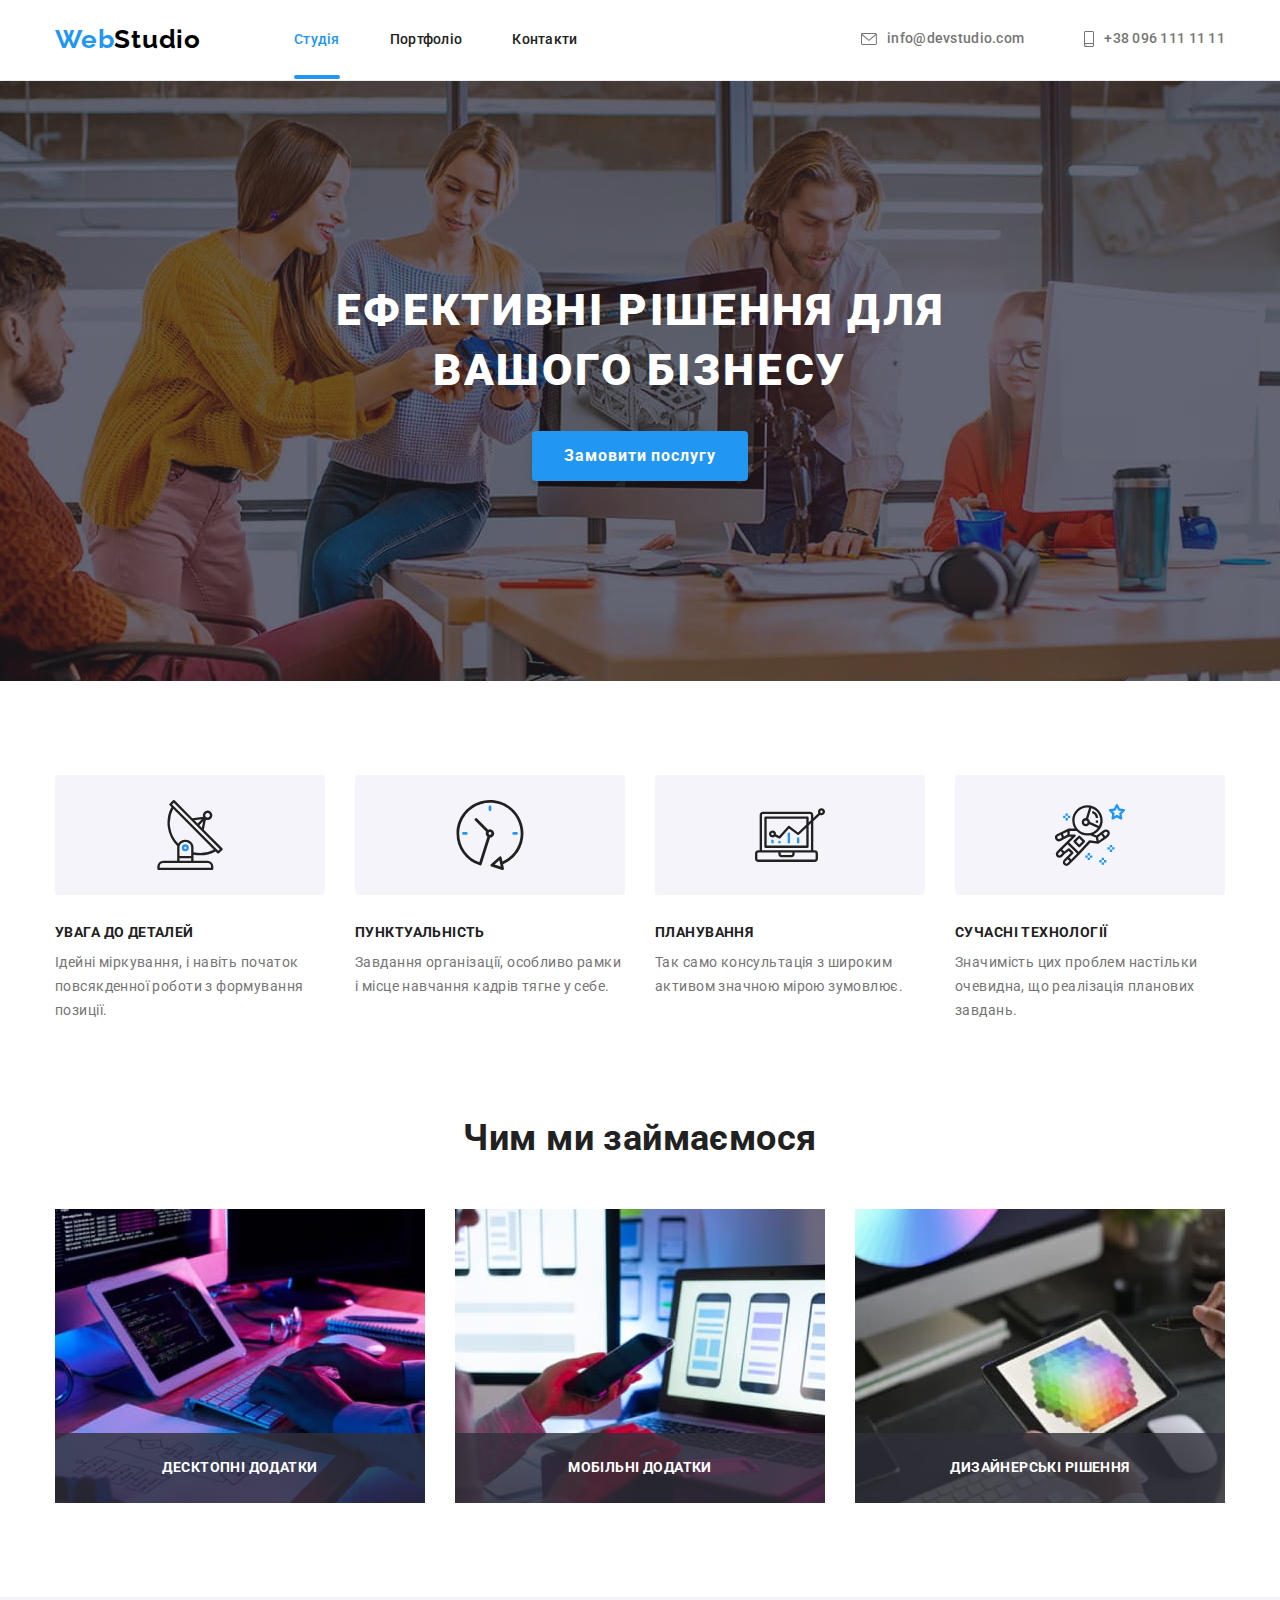
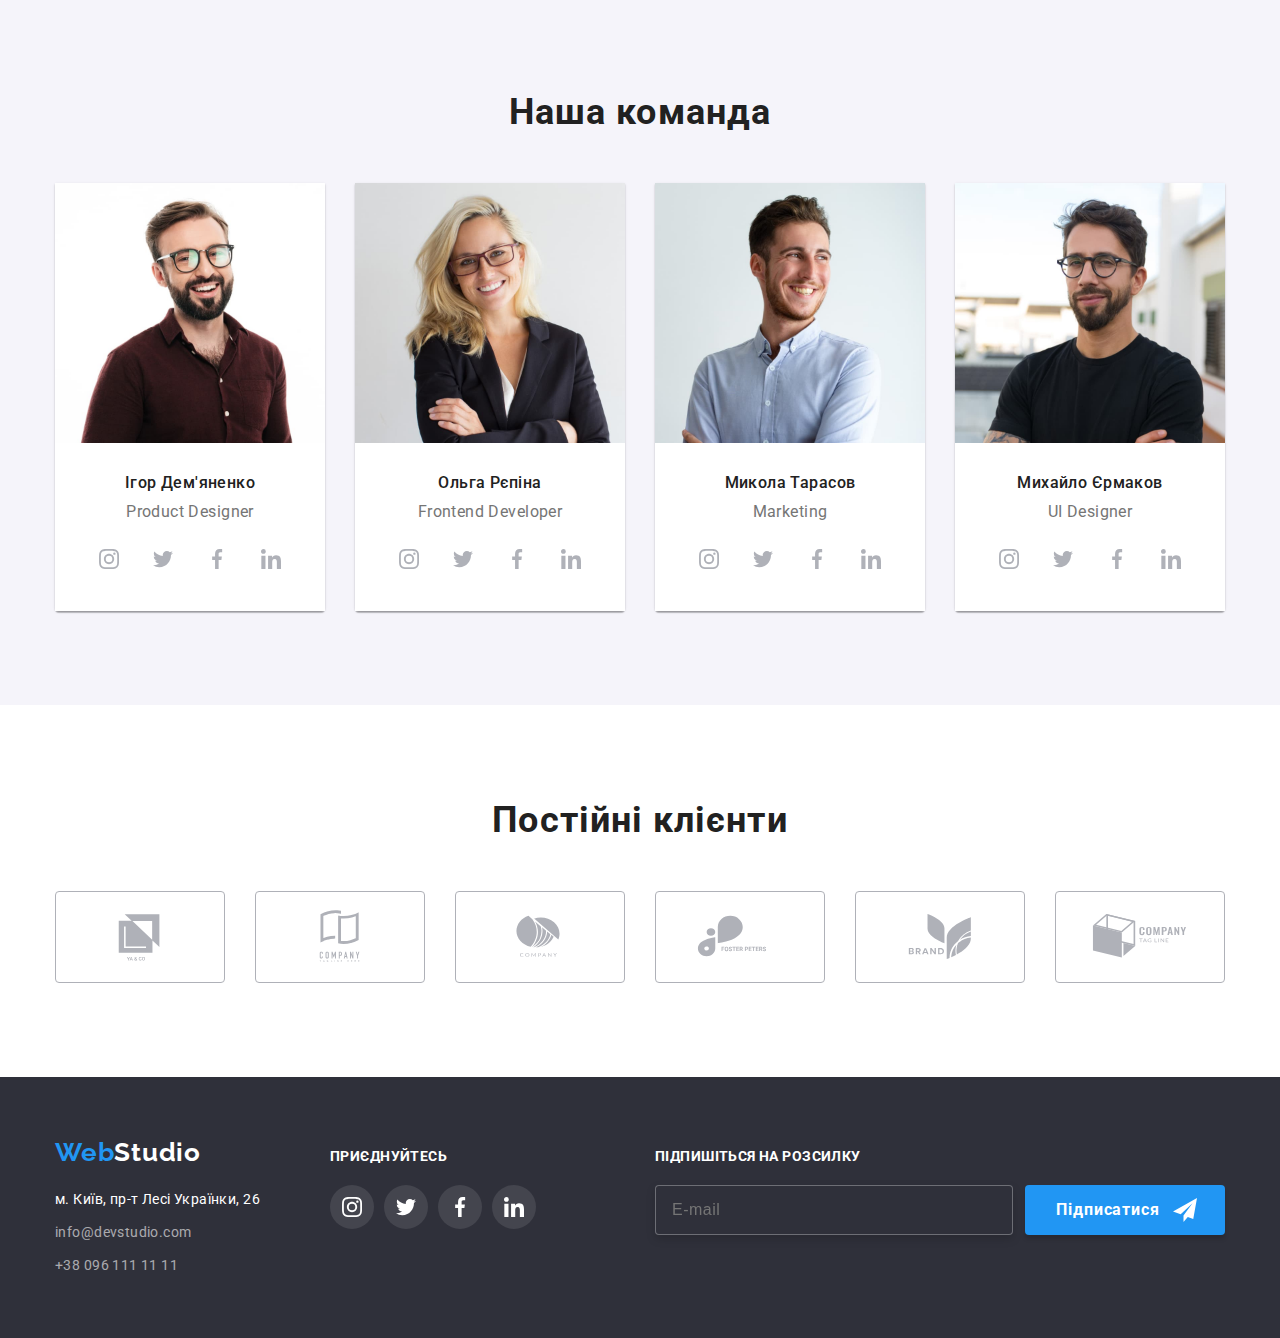
<file: index.html>
<!DOCTYPE html>
<html lang="uk">
  <head>
    <meta charset="UTF-8" />
    <meta http-equiv="X-UA-Compatible" content="IE=edge" />
    <meta name="viewport" content="width=device-width, initial-scale=1.0" />
    <title lang="en">WebStudio</title>
    <link
      rel="stylesheet"
      href="https://cdnjs.cloudflare.com/ajax/libs/modern-normalize/1.1.0/modern-normalize.min.css"
      integrity="sha512-wpPYUAdjBVSE4KJnH1VR1HeZfpl1ub8YT/NKx4PuQ5NmX2tKuGu6U/JRp5y+Y8XG2tV+wKQpNHVUX03MfMFn9Q=="
      crossorigin="anonymous"
      referrerpolicy="no-referrer"
    />
    <!-- <link rel="stylesheet" href="./css/styles.css" /> -->
    <link rel="stylesheet" href="./css/main.min.css" />
    <link rel="preconnect" href="https://fonts.googleapis.com" />
    <link rel="preconnect" href="https://fonts.gstatic.com" crossorigin />
    <link
      href="https://fonts.googleapis.com/css2?family=Raleway:wght@700&family=Roboto:wght@400;500;700;900&display=swap"
      rel="stylesheet"
    />
  </head>
  <body>
    <header class="header">
      <div class="container header__container">
        <nav class="nav">
          <a class="logo nav__logo link" href="./index.html" lang="en"
            >Web<span class="logo-link-black">Studio</span>
          </a>
          <ul class="menu list">
            <li class="menu__item">
              <a class="menu__link link current" href="./index.html">Студія</a>
            </li>
            <li class="menu__item">
              <a class="menu__link link" href="./portfolio.html">Портфоліо</a>
            </li>
            <li class="menu__item">
              <a class="menu__link link" href="./index.html">Контакти</a>
            </li>
          </ul>
        </nav>
        <ul class="connect list">
          <li class="connect__item">
            <a class="connect__link link" href="mailto:info@devstudio.com">
              <svg class="connect__icon" width="16" height="12">
                <use href="./images/symbol-defs.svg#icon-envelope"></use></svg
              >info@devstudio.com</a
            >
          </li>
          <li class="connect__item">
            <a class="connect__link link" href="tel:+380961111111">
              <svg class="connect__icon" width="10" height="16">
                <use href="./images/symbol-defs.svg#icon-smartphone"></use></svg
              >+38 096 111 11 11
            </a>
          </li>
        </ul>
        <button type="button" class="menu-open-btn" data-menu-open>
          <svg width="40" height="40">
            <use href="./images/symbol-defs.svg#icon-mob-icon"></use>
          </svg>
        </button>
      </div>
      <div class="mob-menu is-hidden" data-menu>
        <div class="menu_container">
          <div class="mob-menu_top">
            <button type="button" class="menu-close-btn" data-menu-close>
              <svg width="40" height="40">
                <use href="./images/symbol-defs.svg#icon-close"></use>
              </svg>
            </button>
            <ul class="mob-menu_list list">
              <li class="mob-menu__item">
                <a class="mob-menu__link link current-mob" href="./index.html">Студія</a>
              </li>
              <li class="mob-menu__item">
                <a class="mob-menu__link link" href="./portfolio.html">Портфоліо</a>
              </li>
              <li class="mob-menu__item">
                <a class="mob-menu__link link" href="./index.html">Контакти</a>
              </li>
            </ul>
          </div>
          <div class="mob-menu_bottom">
            <ul class="mob-connect list">
              <li class="mob-connect__item">
                <a class="mob-connect-t__link link" href="tel:+380961111111">+38 096 111 11 11</a>
              </li>
              <li class="mob-connect__item">
                <a class="mob-connect-m__link link" href="mailto:info@devstudio.com"
                  >info@devstudio.com</a
                >
              </li>
            </ul>
            <ul class="net list">
              <li class="net_item">
                <a class="net__link link" href="" target="_blank" rel="noopener noreferrer nofollow"
                  >Instagram</a
                >
              </li>
              <li class="net_item">
                <a class="net__link link" href="" target="_blank" rel="noopener noreferrer nofollow"
                  >Twitter</a
                >
              </li>
              <li class="net_item">
                <a class="net__link link" href="" target="_blank" rel="noopener noreferrer nofollow"
                  >Facebook</a
                >
              </li>
              <li class="net_item">
                <a class="net__link link" href="" target="_blank" rel="noopener noreferrer nofollow"
                  >LinkedIn</a
                >
              </li>
            </ul>
          </div>
        </div>
      </div>
    </header>
    <main>
      <section class="hero">
        <div class="container hero__container">
          <h1 class="hero__title">Ефективні рішення для вашого бізнесу</h1>
          <button class="btn hero__btn" data-modal-open type="button">Замовити послугу</button>
        </div>
      </section>
      <section class="features section">
        <div class="container">
          <h2 class="visually-hidden">Особливості</h2>
          <ul class="features__list">
            <li class="features__item list">
              <a class="features__link" href="">
                <svg class="features__icon" width="70" height="70">
                  <use href="./images/symbol-defs-1.svg#icon-antenna"></use>
                </svg>
              </a>
              <h3 class="features__subtitle">Увага до деталей</h3>
              <p class="features__text">
                Ідейні міркування, і навіть початок повсякденної роботи з формування позиції.
              </p>
            </li>
            <li class="features__item list">
              <a class="features__link" href="">
                <svg class="features__icon" width="70" height="70">
                  <use href="./images/symbol-defs-1.svg#icon-clock"></use>
                </svg>
              </a>
              <h3 class="features__subtitle">Пунктуальність</h3>
              <p class="features__text">
                Завдання організації, особливо рамки і місце навчання кадрів тягне у себе.
              </p>
            </li>
            <li class="features__item list">
              <a class="features__link" href="">
                <svg class="features__icon" width="70" height="70">
                  <use href="./images/symbol-defs-1.svg#icon-diagram"></use>
                </svg>
              </a>
              <h3 class="features__subtitle">Планування</h3>
              <p class="features__text">
                Так само консультація з широким активом значною мірою зумовлює.
              </p>
            </li>
            <li class="features__item list">
              <a class="features__link" href="">
                <svg class="features__icon" width="70" height="70">
                  <use href="./images/symbol-defs-1.svg#icon-astronaut"></use>
                </svg>
              </a>
              <h3 class="features__subtitle">Сучасні технології</h3>
              <p class="features__text">
                Значимість цих проблем настільки очевидна, що реалізація планових завдань.
              </p>
            </li>
          </ul>
        </div>
      </section>
      <section class="tasks section">
        <div class="container">
          <h2 class="tasks__title">Чим ми займаємося</h2>
          <ul class="tasks__list">
            <li class="tasks__item list">
              <img
                class="tasks__images img"
                srcset="./images/picture1.jpg 1x, ./images/picture1-2x.jpg 2x"
                src="./images/picture1.jpg"
                alt="Розробка сайтів"
                width="370"
                height="294"
              />
              <p class="tasks__text">Десктопні додатки</p>
            </li>
            <li class="tasks__item list">
              <img
                class="tasks__images img"
                srcset="./images/picture2.jpg 1x, ./images/picture2-2x.jpg 2x"
                src="./images/picture2.jpg"
                alt="Розробка мобільних девайсів"
                width="370"
                height="294"
              />
              <p class="tasks__text">Мобільні додатки</p>
            </li>
            <li class="tasks__item list">
              <img
                class="tasks__images img"
                srcset="./images/picture3.jpg 1x, ./images/picture3-2x.jpg 2x"
                src="./images/picture3.jpg"
                alt="Дизайн сайтів"
                width="370"
                height="294"
              />
              <p class="tasks__text">Дизайнерські рішення</p>
            </li>
          </ul>
        </div>
      </section>
      <section class="team-mates section">
        <div class="container">
          <h2 class="team-mates__title">Наша команда</h2>
          <ul class="card list">
            <li class="card__item list">
              <picture>
                <source
                  srcset="./images/1st_team_member.jpg 1x, ./images/1st_team_member-2x.jpg 2x"
                  media="(min-width: 1200px)"
                />
                <source
                  srcset="
                    ./images/1st_team_member-tab.jpg    1x,
                    ./images/1st_team_member-tab-2x.jpg 2x
                  "
                  media="(min-width: 768px)"
                />
                <source
                  srcset="
                    ./images/1st_team_member-mob.jpg    1x,
                    ./images/1st_team_member-mob-2x.jpg 2x
                  "
                  media="(max-width: 767px)"
                />
                <img
                  class="card__images img"
                  srcset="./images/1st_team_member.jpg 1x, ./images/1st_team_member-2x.jpg 2x"
                  src="./images/1st_team_member.jpg"
                  alt="Чоловік в окулярах посміхається на білому фоні"
                  width="450"
                  height="460"
                />
              </picture>
              <div class="introducing">
                <h3 class="card__subtitle">Ігор Дем'яненко</h3>
                <p class="card__text">Product Designer</p>
                <ul class="soc__list">
                  <li class="soc__item">
                    <a class="soc__link" href="">
                      <svg class="soc__icon" width="20" height="20">
                        <use href="./images/symbol-defs-1.svg#icon-instagram"></use>
                      </svg>
                    </a>
                  </li>
                  <li class="soc__item">
                    <a class="soc__link" href="">
                      <svg class="soc__icon" width="20" height="20">
                        <use href="./images/symbol-defs-1.svg#icon-twitter"></use>
                      </svg>
                    </a>
                  </li>
                  <li class="soc__item">
                    <a class="soc__link" href="">
                      <svg class="soc__icon" width="20" height="20">
                        <use href="./images/symbol-defs-1.svg#icon-facebook"></use>
                      </svg>
                    </a>
                  </li>
                  <li class="soc__item">
                    <a class="soc__link" href="">
                      <svg class="soc__icon" width="20" height="20">
                        <use href="./images/symbol-defs-1.svg#icon-linkedin"></use>
                      </svg>
                    </a>
                  </li>
                </ul>
              </div>
            </li>
            <li class="card__item list">
              <picture>
                <source
                  srcset="./images/2nd_team_member.jpg 1x, ./images/2nd_team_member-2x.jpg 2x"
                  media="(min-width: 1200px)"
                />
                <source
                  srcset="
                    ./images/2nd_team_member-tab.jpg    1x,
                    ./images/2nd_team_member-tab-2x.jpg 2x
                  "
                  media="(min-width: 768px)"
                />
                <source
                  srcset="
                    ./images/2nd_team_member-mob.jpg    1x,
                    ./images/2nd_team_member-mob-2x.jpg 2x
                  "
                  media="(max-width: 767px)"
                />
                <img
                  class="card__images img"
                  srcset="./images/2nd_team_member.jpg 1x, ./images/2nd_team_member-2x.jpg 2x"
                  src="./images/2nd_team_member.jpg"
                  alt="Жінка блондинка в окулярах посміхається схрестивши руки"
                  width="270"
                  height="260"
                />
              </picture>
              <div class="introducing">
                <h3 class="card__subtitle">Ольга Рєпіна</h3>
                <p class="card__text">Frontend Developer</p>
                <ul class="soc__list">
                  <li class="soc__item">
                    <a class="soc__link" href="">
                      <svg class="soc__icon" width="20" height="20">
                        <use href="./images/symbol-defs-1.svg#icon-instagram"></use>
                      </svg>
                    </a>
                  </li>
                  <li class="soc__item">
                    <a class="soc__link" href="">
                      <svg class="soc__icon" width="20" height="20">
                        <use href="./images/symbol-defs-1.svg#icon-twitter"></use>
                      </svg>
                    </a>
                  </li>
                  <li class="soc__item">
                    <a class="soc__link" href="">
                      <svg class="soc__icon" width="20" height="20">
                        <use href="./images/symbol-defs-1.svg#icon-facebook"></use>
                      </svg>
                    </a>
                  </li>
                  <li class="soc__item">
                    <a class="soc__link" href="">
                      <svg class="soc__icon" width="20" height="20">
                        <use href="./images/symbol-defs-1.svg#icon-linkedin"></use>
                      </svg>
                    </a>
                  </li>
                </ul>
              </div>
            </li>
            <li class="card__item list">
              <picture>
                <source
                  srcset="./images/3rd_team_member.jpg 1x, ./images/3rd_team_member-2x.jpg 2x"
                  media="(min-width: 1200px)"
                />
                <source
                  srcset="
                    ./images/3rd_team_member-tab.jpg    1x,
                    ./images/3rd_team_member-tab-2x.jpg 2x
                  "
                  media="(min-width: 768px)"
                />
                <source
                  srcset="
                    ./images/3rd_team_member-mob.jpg    1x,
                    ./images/3rd_team_member-mob-2x.jpg 2x
                  "
                  media="(max-width: 767px)"
                />
                <img
                  class="card__images img"
                  srcset="./images/3rd_team_member.jpg 1x, ./images/3rd_team_member-2x.jpg 2x"
                  src="./images/3rd_team_member.jpg"
                  alt="Чоловік у світно синій рубашці дивиться у ліву від нього сторону і посміхається"
                  width="270"
                  height="260"
                />
              </picture>
              <div class="introducing">
                <h3 class="card__subtitle">Микола Тарасов</h3>
                <p class="card__text">Marketing</p>
                <ul class="soc__list">
                  <li class="team-item">
                    <a class="soc__link" href="">
                      <svg class="soc__icon" width="20" height="20">
                        <use href="./images/symbol-defs-1.svg#icon-instagram"></use>
                      </svg>
                    </a>
                  </li>
                  <li class="soc__item">
                    <a class="soc__link" href="">
                      <svg class="soc__icon" width="20" height="20">
                        <use href="./images/symbol-defs-1.svg#icon-twitter"></use>
                      </svg>
                    </a>
                  </li>
                  <li class="soc__item">
                    <a class="soc__link" href="">
                      <svg class="soc__icon" width="20" height="20">
                        <use href="./images/symbol-defs-1.svg#icon-facebook"></use>
                      </svg>
                    </a>
                  </li>
                  <li class="soc__item">
                    <a class="soc__link" href="">
                      <svg class="soc__icon" width="20" height="20">
                        <use href="./images/symbol-defs-1.svg#icon-linkedin"></use>
                      </svg>
                    </a>
                  </li>
                </ul>
              </div>
            </li>
            <li class="card__item list">
              <picture>
                <source
                  srcset="./images/4th_team_member.jpg 1x, ./images/4th_team_member-2x.jpg 2x"
                  media="(min-width: 1200px)"
                />
                <source
                  srcset="
                    ./images/4th_team_member-tab.jpg    1x,
                    ./images/4th_team_member-tab-2x.jpg 2x
                  "
                  media="(min-width: 768px)"
                />
                <source
                  srcset="
                    ./images/4th_team_member-mob.jpg    1x,
                    ./images/4th_team_member-mob-2x.jpg 2x
                  "
                  media="(max-width: 767px)"
                />
                <img
                  class="card__images img"
                  srcset="./images/4th_team_member.jpg 1x, ./images/4th_team_member-2x.jpg 2x"
                  src="./images/4th_team_member.jpg"
                  alt="Чоловік з окулярами і бородою посміхається на камеру"
                  width="270"
                  height="260"
                />
              </picture>
              <div class="introducing">
                <h3 class="card__subtitle">Михайло Єрмаков</h3>
                <p class="card__text">UI Designer</p>
                <ul class="soc__list">
                  <li class="soc__item">
                    <a class="soc__link" href="">
                      <svg class="soc__icon" width="20" height="20">
                        <use href="./images/symbol-defs-1.svg#icon-instagram"></use>
                      </svg>
                    </a>
                  </li>
                  <li class="soc__item">
                    <a class="soc__link" href="">
                      <svg class="soc__icon" width="20" height="20">
                        <use href="./images/symbol-defs-1.svg#icon-twitter"></use>
                      </svg>
                    </a>
                  </li>
                  <li class="soc__item">
                    <a class="soc__link" href="">
                      <svg class="soc__icon" width="20" height="20">
                        <use href="./images/symbol-defs-1.svg#icon-facebook"></use>
                      </svg>
                    </a>
                  </li>
                  <li class="soc__item">
                    <a class="soc__link" href="">
                      <svg class="soc__icon" width="20" height="20">
                        <use href="./images/symbol-defs-1.svg#icon-linkedin"></use>
                      </svg>
                    </a>
                  </li>
                </ul>
              </div>
            </li>
          </ul>
        </div>
      </section>
      <section class="clients section">
        <div class="container">
          <h2 class="clients__title">Постійні клієнти</h2>
          <ul class="clients__list">
            <li class="clients__item">
              <a class="clients__link" href="">
                <svg class="clients__icon" width="106" height="60">
                  <use href="./images/symbol-defs.svg#icon-Logo-1"></use>
                </svg>
              </a>
            </li>
            <li class="clients__item">
              <a class="clients__link" href="">
                <svg class="clients__icon" width="106" height="60">
                  <use href="./images/symbol-defs.svg#icon-Logo-2"></use>
                </svg>
              </a>
            </li>
            <li class="clients__item">
              <a class="clients__link" href="">
                <svg class="clients__icon" width="106" height="60">
                  <use href="./images/symbol-defs.svg#icon-Logo-3"></use>
                </svg>
              </a>
            </li>
            <li class="clients__item">
              <a class="clients__link" href="">
                <svg class="clients__icon" width="106" height="60">
                  <use href="./images/symbol-defs.svg#icon-Logo-4"></use>
                </svg>
              </a>
            </li>
            <li class="clients__item">
              <a class="clients__link" href="">
                <svg class="clients__icon" width="106" height="60">
                  <use href="./images/symbol-defs.svg#icon-Logo-5"></use>
                </svg>
              </a>
            </li>
            <li class="clients__item">
              <a class="clients__link" href="">
                <svg class="clients__icon" width="106" height="60">
                  <use href="./images/symbol-defs.svg#icon-Logo-6"></use>
                </svg>
              </a>
            </li>
          </ul>
        </div>
      </section>
    </main>
    <footer class="footer">
      <div class="container footer__container">
        <div class="info">
          <a class="logo footer__logo link" href="./index.html" lang="en"
            >Web<span class="logo-link-light">Studio</span></a
          >
          <address class="address">
            <ul class="address__list">
              <li class="address__item list">
                <a
                  class="address__link address__link--place link"
                  href="https://goo.gl/maps/7BdyWeGDy39fK2eF7"
                  target="_blank"
                  rel="noopener noreferrer nofollow"
                >
                  м. Київ, пр-т Лесі Українки, 26
                </a>
              </li>
              <li class="address__item list">
                <a
                  class="address__link address__link--contact link"
                  href="mailto:info@devstudio.com"
                  >info@devstudio.com</a
                >
              </li>
              <li class="address__item list">
                <a class="address__link address__link--contact link" href="tel:+380961111111"
                  >+38 096 111 11 11</a
                >
              </li>
            </ul>
          </address>
        </div>
        <div class="social">
          <p class="footer-text">приєднуйтесь</p>
          <ul class="social__list">
            <li class="social__item">
              <a class="social__link" href="">
                <svg class="social__icon" width="20" height="20">
                  <use href="./images/symbol-defs-1.svg#icon-instagram"></use>
                </svg>
              </a>
            </li>
            <li class="social__item">
              <a class="social__link" href="">
                <svg class="social__icon" width="20" height="20">
                  <use href="./images/symbol-defs-1.svg#icon-twitter"></use>
                </svg>
              </a>
            </li>
            <li class="social__item">
              <a class="social__link" href="">
                <svg class="social__icon" width="20" height="20">
                  <use href="./images/symbol-defs-1.svg#icon-facebook"></use>
                </svg>
              </a>
            </li>
            <li class="social__item">
              <a class="social__link" href="">
                <svg class="social__icon" width="20" height="20">
                  <use href="./images/symbol-defs-1.svg#icon-linkedin"></use>
                </svg>
              </a>
            </li>
          </ul>
        </div>
        <div class="mail">
          <p class="footer-text">Підпишіться на розсилку</p>
          <form class="mail-form">
            <label class="visually-hidden" for="Email"></label>
            <input
              class="mail-form__input"
              type="email"
              name="Email"
              required
              id="Email"
              placeholder="E-mail"
            />
            <button class="btn mail-form__btn" type="submit">
              Підписатися
              <svg class="mail-form__icon" width="24" height="24">
                <use href="./images/symbol-defs-form.svg#icon-icon-send"></use>
              </svg>
            </button>
          </form>
        </div>
      </div>
    </footer>
    <div class="backdrop is-hidden" data-modal>
      <div class="modal">
        <button type="button" class="modal__btn" data-modal-close>
          <svg class="modal-close-icon" width="18" height="18">
            <use href="./images/symbol-defs.svg#icon-close-black"></use>
          </svg>
        </button>
        <p class="modal__title">Залиште свої дані, ми вам передзвонимо</p>
        <form>
          <div class="field">
            <label for="user-name" class="label-text">Ім'я</label>
            <div class="input-wrap">
              <input type="text" name="user-name" class="modal-input" id="user-name" required />
              <svg class="modal-icon" width="18" height="18">
                <use href="./images/symbol-defs-form.svg#icon-person"></use>
              </svg>
            </div>
          </div>
          <div class="field">
            <label for="phone_number" class="label-text">Телефон</label>
            <div class="input-wrap">
              <input
                type="tel"
                name="phone_number"
                class="modal-input"
                id="phone_number"
                required
              />
              <svg class="modal-icon" width="18" height="18">
                <use href="./images/symbol-defs-form.svg#icon-phone-2"></use>
              </svg>
            </div>
          </div>
          <div class="field">
            <label for="E-mail" class="label-text">Пошта</label>
            <div class="input-wrap">
              <input type="email" name="Email" class="modal-input" id="E-mail" required />
              <svg class="modal-icon" width="18" height="18">
                <use href="./images/symbol-defs-form.svg#icon-email-2"></use>
              </svg>
            </div>
          </div>
          <label class="textarea-form">
            <span class="label-text">Коментар</span>
            <textarea class="modal-feedback" name="feedback" placeholder="Введіть текст"></textarea>
          </label>
          <div class="modal-field">
            <input
              type="checkbox"
              name="privacy"
              class="input-check visually-hidden"
              id="privacy"
              value="tru"
              required
            />
            <label class="checkbox-text" for="privacy">
              <span>
                <svg class="check-icon" width="16" height="15">
                  <use href="./images/symbol-defs-form.svg#icon-check"></use>
                </svg> </span
              >Погоджуюся з розсилкою та приймаю<a class="modal-link" href="">Умови договору</a>
            </label>
          </div>
          <button class="btn btn-send" type="submit">Відправити</button>
        </form>
      </div>
    </div>
    <script src="./js/modal.js"></script>
    <script src="./js/menu.js"></script>
  </body>
</html>
</file>
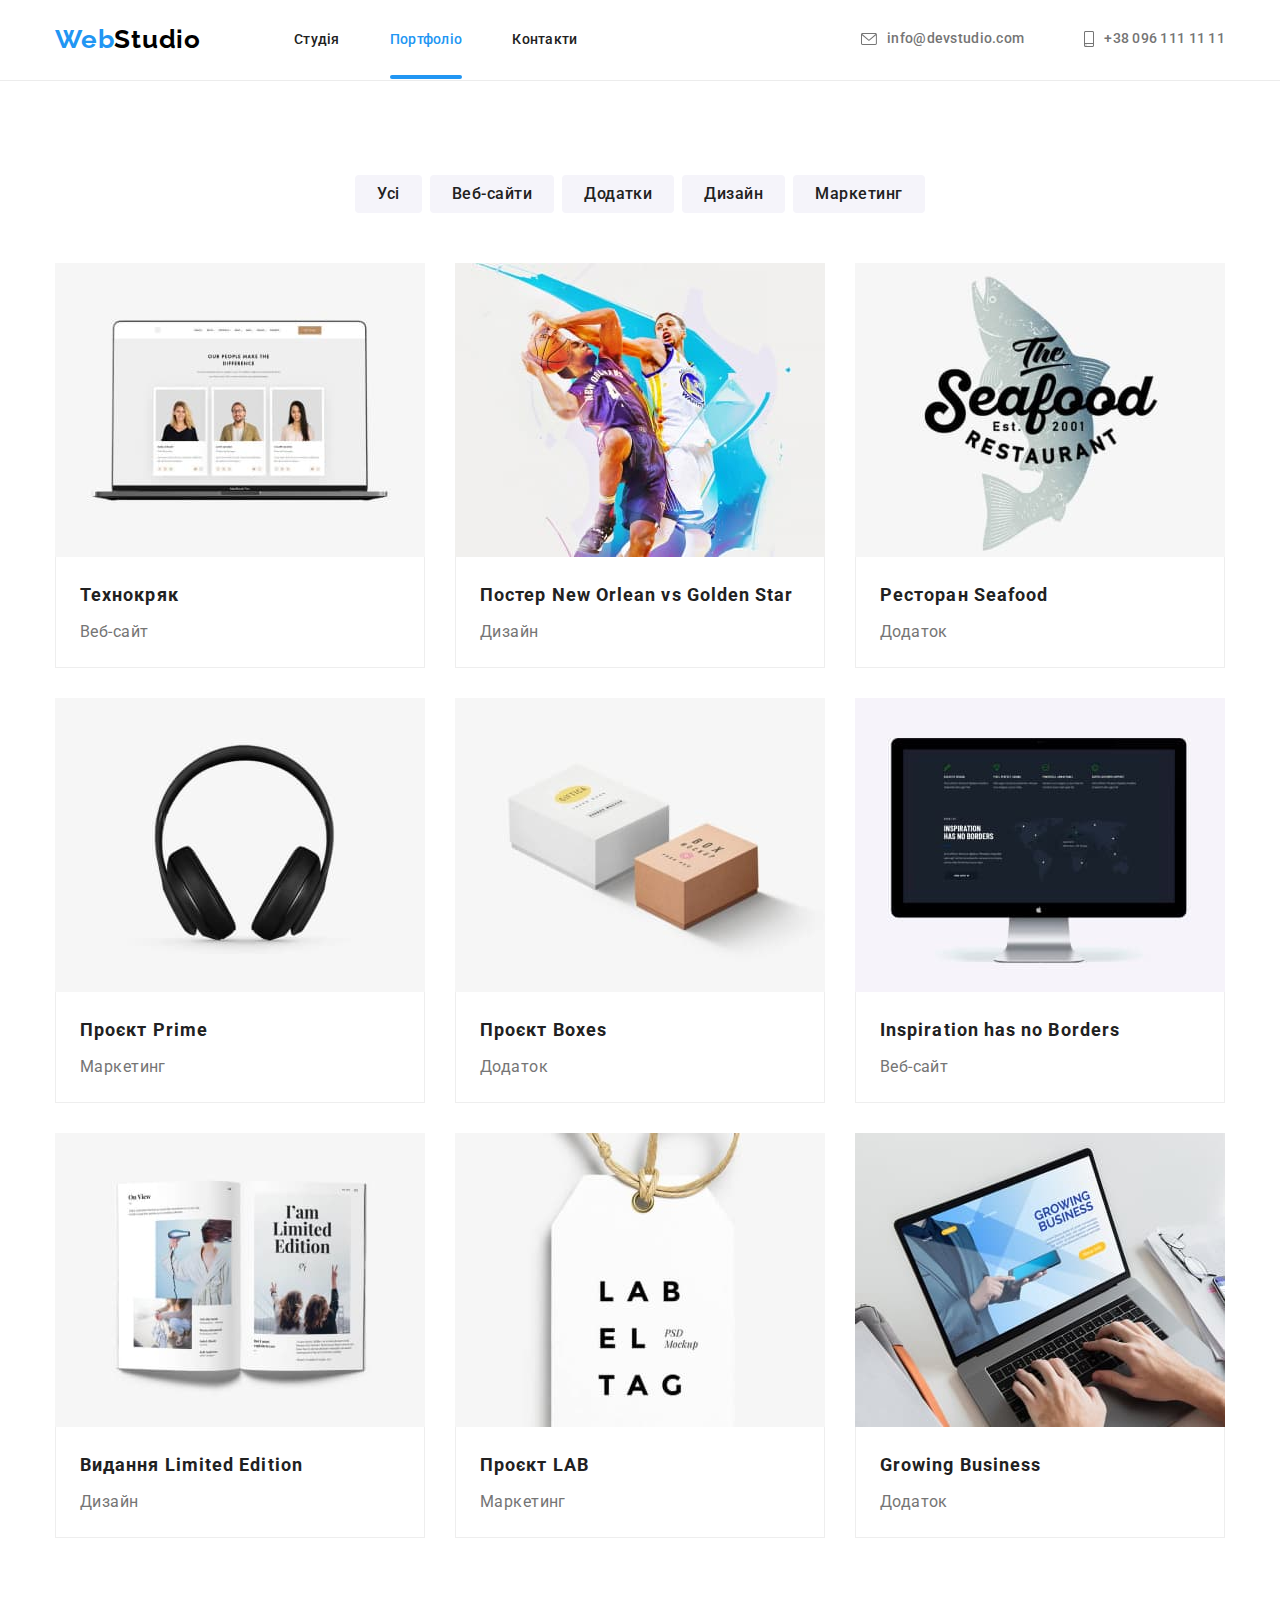
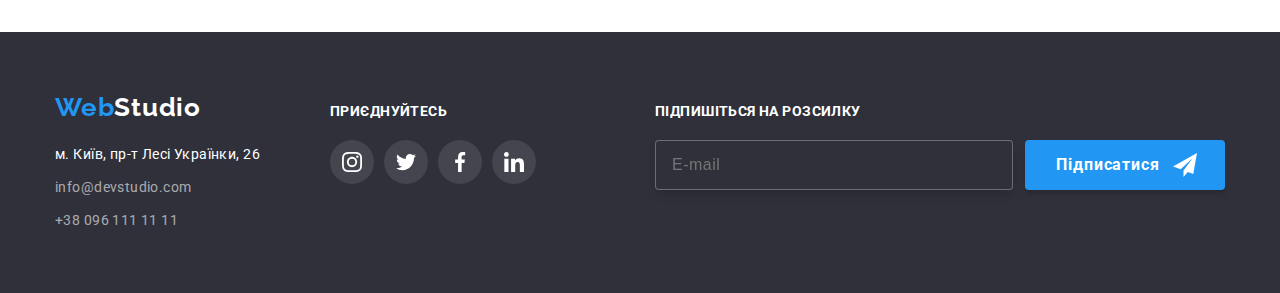
<file: portfolio.html>
<!DOCTYPE html>
<html lang="uk">
  <head>
    <meta charset="UTF-8" />
    <meta http-equiv="X-UA-Compatible" content="IE=edge" />
    <meta name="viewport" content="width=device-width, initial-scale=1.0" />
    <title lang="en">WebStudio</title>
    <link
      rel="stylesheet"
      href="https://cdnjs.cloudflare.com/ajax/libs/modern-normalize/1.1.0/modern-normalize.min.css"
      integrity="sha512-wpPYUAdjBVSE4KJnH1VR1HeZfpl1ub8YT/NKx4PuQ5NmX2tKuGu6U/JRp5y+Y8XG2tV+wKQpNHVUX03MfMFn9Q=="
      crossorigin="anonymous"
      referrerpolicy="no-referrer"
    />
    <!-- <link rel="stylesheet" href="./css/styles.css" /> -->
    <link rel="stylesheet" href="./css/main.min.css" />
    <link rel="preconnect" href="https://fonts.googleapis.com" />
    <link rel="preconnect" href="https://fonts.gstatic.com" crossorigin />
    <link
      href="https://fonts.googleapis.com/css2?family=Raleway:wght@700&family=Roboto:wght@400;500;700;900&display=swap"
      rel="stylesheet"
    />
  </head>
  <body>
    <header class="header">
      <div class="container header__container">
        <nav class="nav">
          <a class="logo nav__logo link" href="./index.html" lang="en"
            >Web<span class="logo-link">Studio</span>
          </a>
          <ul class="menu list">
            <li class="menu__item">
              <a class="menu__link link" href="./index.html">Студія</a>
            </li>
            <li class="menu__item">
              <a class="menu__link link current" href="./portfolio.html">Портфоліо</a>
            </li>
            <li class="menu__item">
              <a class="menu__link link" href="./index.html">Контакти</a>
            </li>
          </ul>
        </nav>
        <ul class="connect list">
          <li class="connect__item">
            <a class="connect__link link" href="mailto:info@devstudio.com">
              <svg class="connect__icon" width="16" height="12">
                <use href="./images/symbol-defs.svg#icon-envelope"></use>
              </svg>
              info@devstudio.com</a
            >
          </li>
          <li class="connect__item">
            <a class="connect__link link" href="tel:+380961111111">
              <svg class="connect__icon" width="10" height="16">
                <use href="./images/symbol-defs.svg#icon-smartphone"></use>
              </svg>
              +38 096 111 11 11</a
            >
          </li>
        </ul>
        <button type="button" class="menu-open-btn" data-menu-open>
          <svg width="40" height="40">
            <use href="./images/symbol-defs.svg#icon-mob-icon"></use>
          </svg>
        </button>
      </div>
      <div class="mob-menu is-hidden" data-menu>
        <div class="menu_container">
          <div class="mob-menu_top">
            <button type="button" class="menu-close-btn" data-menu-close>
              <svg width="40" height="40">
                <use href="./images/symbol-defs.svg#icon-close"></use>
              </svg>
            </button>
            <ul class="mob-menu_list list">
              <li class="mob-menu__item">
                <a class="mob-menu__link link" href="./index.html">Студія</a>
              </li>
              <li class="mob-menu__item">
                <a class="mob-menu__link link current-mob" href="./portfolio.html">Портфоліо</a>
              </li>
              <li class="mob-menu__item">
                <a class="mob-menu__link link" href="./index.html">Контакти</a>
              </li>
            </ul>
          </div>
          <div class="mob-menu_bottom">
            <ul class="mob-connect list">
              <li class="mob-connect__item">
                <a class="mob-connect-t__link link" href="tel:+380961111111">+38 096 111 11 11</a>
              </li>
              <li class="mob-connect__item">
                <a class="mob-connect-m__link link" href="mailto:info@devstudio.com"
                  >info@devstudio.com</a
                >
              </li>
            </ul>
            <ul class="net list">
              <li class="net_item">
                <a class="net__link link" href="" target="_blank" rel="noopener noreferrer nofollow"
                  >Instagram</a
                >
              </li>
              <li class="net_item">
                <a class="net__link link" href="" target="_blank" rel="noopener noreferrer nofollow"
                  >Twitter</a
                >
              </li>
              <li class="net_item">
                <a class="net__link link" href="" target="_blank" rel="noopener noreferrer nofollow"
                  >Facebook</a
                >
              </li>
              <li class="net_item">
                <a class="net__link link" href="" target="_blank" rel="noopener noreferrer nofollow"
                  >LinkedIn</a
                >
              </li>
            </ul>
          </div>
        </div>
      </div>
    </header>
    <main>
      <section class="project section">
        <div class="container">
          <h1 class="visually-hidden">Portfolio</h1>
          <ul class="filers-list list">
            <li class="filters-item"><button class="filters-btn" type="button">Усі</button></li>
            <li class="filters-item">
              <button class="filters-btn" type="button">Веб-сайти</button>
            </li>
            <li class="filters-item"><button class="filters-btn" type="button">Додатки</button></li>
            <li class="filters-item"><button class="filters-btn" type="button">Дизайн</button></li>
            <li class="filters-item">
              <button class="filters-btn" type="button">Маркетинг</button>
            </li>
          </ul>
          <ul class="project-list list">
            <li class="project-item">
              <a class="project-link link" href="">
                <div class="project-link-wrap">
                  <img
                    class="img"
                    src="./images/portfolio/portfolio_1.jpg"
                    alt="Ноутбук"
                    width="370"
                    height="294"
                  />
                  <p class="project-hidden-text">
                    Ресурс пропонує комплексні пропозиції з різним рівнем функціоналу та сервісів.
                    Все це дозволить відвідувачу отримати вичерпні відомості про компанію чи
                    приватну особу.
                  </p>
                </div>
                <div class="icone-text">
                  <h2 class="project-subtitle">Технокряк</h2>
                  <p class="project-text">Веб-сайт</p>
                </div>
              </a>
            </li>
            <li class="project-item">
              <a class="project-link link" href="">
                <img
                  class="img"
                  src="./images/portfolio/portfolio_2.jpg"
                  alt="Постер волейболистів"
                  width="370"
                  height="294"
                />
                <div class="icone-text">
                  <h2 class="project-subtitle">Постер New Orlean vs Golden Star</h2>
                  <p class="project-text">Дизайн</p>
                </div>
              </a>
            </li>
            <li class="project-item">
              <a class="project-link link" href="">
                <img
                  class="img"
                  src="./images/portfolio/portfolio_3.jpg"
                  alt="Емблема ресторана у формі риби"
                  width="370"
                  height="294"
                />
                <div class="icone-text">
                  <h2 class="project-subtitle">Ресторан Seafood</h2>
                  <p class="project-text">Додаток</p>
                </div>
              </a>
            </li>
            <li class="project-item">
              <a class="project-link link" href="">
                <img
                  class="img"
                  src="./images/portfolio/portfolio_4.jpg"
                  alt="Чорні навушники"
                  width="370"
                  height="294"
                />
                <div class="icone-text">
                  <h2 class="project-subtitle">Проєкт Prime</h2>
                  <p class="project-text">Маркетинг</p>
                </div>
              </a>
            </li>
            <li class="project-item">
              <a class="project-link link" href="">
                <img
                  class="img"
                  src="./images/portfolio/portfolio_5.jpg"
                  alt="Дві картонні коробки"
                  width="370"
                  height="294"
                />
                <div class="icone-text">
                  <h2 class="project-subtitle">Проєкт Boxes</h2>
                  <p class="project-text">Додаток</p>
                </div>
              </a>
            </li>
            <li class="project-item">
              <a class="project-link link" href="">
                <img
                  class="img"
                  src="./images/portfolio/portfolio_6.jpg"
                  alt="Монітор"
                  width="370"
                  height="294"
                />
                <div class="icone-text">
                  <h2 class="project-subtitle">Inspiration has no Borders</h2>
                  <p class="project-text">Веб-сайт</p>
                </div>
              </a>
            </li>
            <li class="project-item">
              <a class="project-link link" href="">
                <img
                  class="img"
                  src="./images/portfolio/portfolio_7.jpg"
                  alt="Розгорнута книга"
                  width="370"
                  height="294"
                />
                <div class="icone-text">
                  <h2 class="project-subtitle">Видання Limited Edition</h2>
                  <p class="project-text">Дизайн</p>
                </div>
              </a>
            </li>
            <li class="project-item">
              <a class="project-link link" href="">
                <img
                  class="img"
                  src="./images/portfolio/portfolio_8.jpg"
                  alt="Лейбочка"
                  width="370"
                  height="294"
                />
                <div class="icone-text">
                  <h2 class="project-subtitle">Проєкт LAB</h2>
                  <p class="project-text">Маркетинг</p>
                </div>
              </a>
            </li>
            <li class="project-item">
              <a class="project-link link" href="">
                <img
                  class="img"
                  src="./images/portfolio/portfolio_9.jpg"
                  alt="Ноутбук"
                  width="370"
                  height="294"
                />
                <div class="icone-text">
                  <h2 class="project-subtitle">Growing Business</h2>
                  <p class="project-text">Додаток</p>
                </div>
              </a>
            </li>
          </ul>
        </div>
      </section>
    </main>
    <footer class="footer">
      <div class="container footer__container">
        <div class="info">
          <a class="logo footer__logo link" href="./index.html" lang="en"
            >Web<span class="logo-link-light">Studio</span></a
          >
          <address class="address">
            <ul class="address__list">
              <li class="address__item list">
                <a
                  class="address__link address__link--place link"
                  href="https://goo.gl/maps/7BdyWeGDy39fK2eF7"
                  target="_blank"
                  rel="noopener noreferrer nofollow"
                >
                  м. Київ, пр-т Лесі Українки, 26
                </a>
              </li>
              <li class="address__item list">
                <a
                  class="address__link address__link--contact link"
                  href="mailto:info@devstudio.com"
                  >info@devstudio.com</a
                >
              </li>
              <li class="address__item list">
                <a class="address__link address__link--contact link" href="tel:+380961111111"
                  >+38 096 111 11 11</a
                >
              </li>
            </ul>
          </address>
        </div>
        <div class="social">
          <p class="footer-text">приєднуйтесь</p>
          <ul class="social__list">
            <li class="social__item">
              <a class="social__link" href="">
                <svg class="social__icon" width="20" height="20">
                  <use href="./images/symbol-defs-1.svg#icon-instagram"></use>
                </svg>
              </a>
            </li>
            <li class="social__item">
              <a class="social__link" href="">
                <svg class="social__icon" width="20" height="20">
                  <use href="./images/symbol-defs-1.svg#icon-twitter"></use>
                </svg>
              </a>
            </li>
            <li class="social__item">
              <a class="social__link" href="">
                <svg class="social__icon" width="20" height="20">
                  <use href="./images/symbol-defs-1.svg#icon-facebook"></use>
                </svg>
              </a>
            </li>
            <li class="social__item">
              <a class="social__link" href="">
                <svg class="social__icon" width="20" height="20">
                  <use href="./images/symbol-defs-1.svg#icon-linkedin"></use>
                </svg>
              </a>
            </li>
          </ul>
        </div>
        <div class="mail">
          <p class="footer-text">Підпишіться на розсилку</p>
          <form class="mail-form">
            <label class="visually-hidden" for="Email"></label>
            <input
              class="mail-form__input"
              type="email"
              name="Email"
              required
              id="Email"
              placeholder="E-mail"
            />
            <button class="btn mail-form__btn" type="submit">
              Підписатися
              <svg class="mail-form__icon" width="24" height="24">
                <use href="./images/symbol-defs-form.svg#icon-icon-send"></use>
              </svg>
            </button>
          </form>
        </div>
      </div>
    </footer>
    <script src="./js/menu.js"></script>
  </body>
</html>
</file>
<file: css/styles.css>
/* html {
  box-sizing: border-box;
}

*,
*::before,
*::after {
  box-sizing: inherit;
  margin: 0;
  padding: 0;
  list-style: none;
}

:root {
  --main-text-color: #212121;
  --secondary-text-color: #ffffff;
  --ouwer-text-color: #757575;
  --acent-color: #2196f3;
  --contener-color: #eeeeee;
  --logo-color-text: #000000;
  --buttons-port-color: #f5f4fa;
  --footer-text-color: rgba(255, 255, 255, 0.6);
  --background-footer-color: #2f303a;
  --background-section: #e5e5e5;
  --line-color: #ececec;
  --background-color: #ffffff;
  --icon-color: #afb1b8;
  --main-font: Roboto, sans-serif;
}

body {
  background-color: var(--background-color);
  color: var(--main-text-color);
  font-family: var(--main-font);
  font-size: 14px;
  letter-spacing: 0.03em;
}

h1,
h2,
h3,
h4,
h5,
h6,
p {
  margin: 0;
}

ul,
ol {
  margin: 0;
  padding-left: 0;
}

.list {
  list-style: none;
  padding-left: 0;
  margin: 0;
}

.link {
  text-decoration: none;
}

img {
  display: block;
  max-width: 100%;
  height: auto;
}

address {
  font-style: normal;
}

button {
  display: block;
  cursor: pointer;
  border: none;
  border-radius: 4px;
} */

/* .visually-hidden {
  position: absolute;
  white-space: nowrap;
  width: 1px;
  height: 1px;
  overflow: hidden;
  border: 0;
  padding: 0;
  clip: rect(0 0 0 0);
  clip-path: inset(50%);
  margin: -1px;
} */

/* .container {
  width: 1200px;
  margin: 0 auto;
  padding: 0 15px;
} */

/* .section {
  padding-top: 94px;
  padding-bottom: 94px;
} */

/* --------------header------------- */

/* .header {
  background-color: var(--background-color);
  padding-top: 24px;
  padding-bottom: 25px;
  border-bottom: 1px solid var(--line-color);
}

.main-header {
  display: flex;
  align-items: center;
}

.header-list {
  display: flex;
  gap: 50px;
}

.nav {
  display: flex;
  align-items: center;
}
.header-logo {
  font-family: 'Raleway', sans-serif;
  font-weight: 700;
  font-size: 26px;
  line-height: 1.19;
  margin-right: 93px;
  color: var(--acent-color);
}

.logo-link {
  color: var(--logo-color-text);
}

.header-link {
  font-weight: 500;
  line-height: 1.14;
  letter-spacing: 0.02em;
  text-align: center;
  color: var(--main-text-color);
  transition: color 250ms cubic-bezier(0.4, 0, 0.2, 1);
  padding: 32px 0;
}

.current::after {
  content: ' ';
  width: 100%;
  height: 4px;
  background-color: #2196f3;
  border-radius: 2px;
  position: absolute;
  bottom: 0;
  left: 0;
}

.header-link:hover,
.header-link:focus,
.header-link-right:hover,
.header-link-right:focus {
  color: var(--acent-color);
}

.current {
  color: var(--acent-color);
  position: relative;
}

.header-list-contact {
  display: flex;
  margin-left: auto;
}

.header-list-contact .header-item + .header-item {
  margin-left: 50px;
}

.header-link-right {
  font-weight: 500;
  line-height: 1.14;
  letter-spacing: 0.02em;
  color: var(--ouwer-text-color);
  display: flex;
  align-items: center;
  transition: color 250ms cubic-bezier(0.4, 0, 0.2, 1);
}

.header-item {
  display: block;
}

.contact-icon {
  fill: currentColor;
  margin-right: 10px;
} */

/* -------------hero------------- */

/* .hero {
  padding-top: 200px;
  padding-bottom: 200px;
  background-color: #c4c4c4;
  background-image: linear-gradient(rgba(47, 48, 58, 0.4), rgba(47, 48, 58, 0.4)),
    url(../images/hero-bg.jpg);
  background-repeat: no-repeat;
  background-position: center;
  background-size: cover;
  border: rgba(47, 48, 58, 0.4);
  max-width: 1600px;
  height: 600px;
  margin: 0 auto;
}

.hero-content {
}

.hero-title {
  font-weight: 900;
  font-size: 44px;
  line-height: 1.36;
  letter-spacing: 0.06em;
  text-align: center;
  text-transform: uppercase;
  color: var(--secondary-text-color);
  max-width: 696px;
  margin: 0 auto 30px auto;
}

.hero-btn {
  font-family: inherit;
  font-weight: 700;
  font-size: 16px;
  line-height: 1.88;
  letter-spacing: 0.06em;
  color: var(--secondary-text-color);
  background: var(--acent-color);
  cursor: pointer;
  border-radius: 4px;
  border: 0;
  min-width: 216px;
  padding: 10px 32px;
  text-align: center;
  margin: 0 auto;
  display: block;
  transition: background-color 250ms cubic-bezier(0.4, 0, 0.2, 1);
}

.hero-btn:hover,
.hero-btn:focus {
  background-color: #188ce8;
} */

/* ----------------second-section------------ */

/* .second-section {
  background-color: var(--background-color);
}

.second-icon-link {
  width: 270px;
  height: 120px;
  background: #f5f4fa;
  border-radius: 4px;
  margin-bottom: 30px;
  display: flex;
  align-items: center;
  justify-content: center;
  cursor: pointer;
}

.second-section-list {
  display: flex;
  gap: 30px;
}

.second-section-item {
  width: 270px;
  align-items: center;
  justify-content: center;
}
.second-section-subtitle {
  font-weight: 700;
  line-height: 1.14;
  font-size: 14px;
  text-transform: uppercase;
  color: var(--main-text-color);
  margin-bottom: 10px;
}
.second-section-text {
  line-height: 1.71;
  color: var(--ouwer-text-color);
} */

/* -----------------third-section------------- */

/* .third-section {
  background-color: var(--background-color);
  padding-top: 0;
}
.third-section-title {
  font-weight: 700;
  font-size: 36px;
  line-height: 1.17;
  text-align: center;
  color: var(--main-text-color);
  margin-bottom: 50px;
}
.third-section-list {
  display: flex;
  gap: 30px;
}

.third-section-item {
  position: relative;
}

.third-section-text {
  position: absolute;
  bottom: 0;
  width: 100%;
  height: 70px;
  font-weight: 700;
  line-height: 1.14;
  text-transform: uppercase;
  color: var(--background-color);
  background-color: rgba(47, 48, 58, 0.8);
  display: flex;
  align-items: center;
  justify-content: center;
} */

/* --------------------fourth-section------------- */

/* .fourth-section {
  background-color: #f5f4fa;
}
.fourth-section-title {
  font-weight: 700;
  font-size: 36px;
  line-height: 1.17;
  text-align: center;
  color: var(--main-text-color);
  margin-bottom: 50px;
}
.fourth-section-list {
  display: flex;
  gap: 30px;
}
.fourth-section-item {
  width: calc((100% - 90px) / 4);
  box-shadow: 0px 1px 3px rgba(0, 0, 0, 0.12), 0px 1px 1px rgba(0, 0, 0, 0.14),
    0px 2px 1px rgba(0, 0, 0, 0.2);
  border-radius: 0px 0px 4px 4px;
}

.fourth-section-subtitle {
  font-weight: 500;
  font-size: 16px;
  line-height: 1.19;
  text-align: center;
  color: var(--main-text-color);
  margin-bottom: 10px;
}
.fourth-section-text {
  font-size: 16px;
  line-height: 1.19;
  text-align: center;
  color: var(--ouwer-text-color);
  margin-bottom: 16px;
}

.introducing {
  padding-top: 30px;
  padding-bottom: 30px;
  background-color: var(--background-color);
}

.team-soc-list {
  display: flex;
  justify-content: center;
  gap: 10px;
}

.team-soc-link {
  width: 44px;
  height: 44px;
  border-radius: 50%;
  background-color: var(--background-color);
  display: flex;
  align-items: center;
  justify-content: center;
  color: var(--icon-color);
  transition: color 250ms cubic-bezier(0.4, 0, 0.2, 1),
    background-color 250ms cubic-bezier(0.4, 0, 0.2, 1);
}

.team-soc-link:hover,
.team-soc-link:focus {
  background-color: var(--acent-color);
  color: var(--background-color);
}

.team-soc-icon {
  fill: currentColor;
} */

/* ---------------clients---------------- */

/* .clients {
  background-color: var(--background-color);
}
.clients-title {
  font-weight: 700;
  font-size: 36px;
  line-height: 1.17;
  text-align: center;
  color: var(--main-text-color);
  margin-bottom: 50px;
}
.clients-list {
  display: flex;
  justify-content: center;
  gap: 30px;
}

.clients-link:hover,
.clients-link:focus {
  border: 1px solid #2196f3;
  color: var(--acent-color);
}

.clients-link {
  width: 170px;
  height: 92px;
  border: 1px solid #afb1b8;
  border-radius: 4px;
  display: flex;
  align-items: center;
  justify-content: center;
  color: var(--icon-color);
  transition: color 250ms cubic-bezier(0.4, 0, 0.2, 1), border 250ms cubic-bezier(0.4, 0, 0.2, 1);
}

.team-icon {
  fill: currentColor;
} */
/* --------------footer------------- */

/* .footer {
  background-color: var(--background-footer-color);
  padding-top: 60px;
  padding-bottom: 60px;
}
.footer-logo {
  font-family: 'Raleway', sans-serif;
  font-style: normal;
  font-weight: 700;
  font-size: 26px;
  line-height: 1.19;
  letter-spacing: 0.03em;
  color: var(--acent-color);
  margin-bottom: 20px;
  display: inline-block;
}

.logo-link-footer {
  color: var(--secondary-text-color);
}

.footer-link-place {
  font-style: normal;
  font-weight: 400;
  line-height: 1.71;
  color: var(--secondary-text-color);
  transition: color 250ms cubic-bezier(0.4, 0, 0.2, 1);
}

.footer-link-place:hover,
.footer-link-place:focus {
  color: var(--acent-color);
  cursor: pointer;
}

.footer-link {
  font-style: normal;
  font-weight: 400;
  line-height: 1.71;
  color: var(--footer-text-color);
  margin-top: 9px;
  margin-top: 9px;
  display: block;
  transition: color 250ms cubic-bezier(0.4, 0, 0.2, 1);
}

.footer-link:hover,
.footer-link:focus {
  color: var(--acent-color);
}

.end-b {
  display: flex;
  align-items: baseline;
}

.footer-an {
  margin-left: 70px;
}

.footer-text {
  font-weight: 700;
  line-height: 1.14;
  text-transform: uppercase;
  color: #ffffff;
  margin-bottom: 20px;
}
.footer-text-list {
  display: inline-flex;
  justify-content: center;
  gap: 10px;
}

.footer-text-link {
  width: 44px;
  height: 44px;
  border-radius: 50%;
  background-color: rgba(255, 255, 255, 0.1);
  display: flex;
  align-items: center;
  justify-content: center;
  transition: background-color 250ms cubic-bezier(0.4, 0, 0.2, 1),
    cursor 250ms cubic-bezier(0.4, 0, 0.2, 1);
}

.footer-soc-icon {
  fill: var(--background-color);
}

.footer-text-link:hover,
.footer-text-link:focus {
  cursor: pointer;
  background-color: var(--acent-color);
}

.footer-input {
  width: 358px;
  height: 50px;
  border: 1px solid rgba(255, 255, 255, 0.3);
  filter: drop-shadow(0px 4px 4px rgba(0, 0, 0, 0.15));
  border-radius: 4px;
  font-weight: 400;
  font-size: 16px;
  line-height: 1.25;
  letter-spacing: 0.03em;
  color: rgba(255, 255, 255, 0.6);
  background-color: var(--background-footer-color);
  padding-left: 16px;
}

.footer-btn {
  font-family: inherit;
  font-weight: 700;
  font-size: 16px;
  line-height: 1.88;
  letter-spacing: 0.06em;
  color: var(--secondary-text-color);
  background: var(--acent-color);
  box-shadow: 0px 4px 4px rgba(0, 0, 0, 0.15);
  border-radius: 4px;
  display: flex;
  text-align: center;
  border: 0;
  min-width: 200px;
  padding: 10px 62px 10px 28px;
  display: block;
  text-align: center;
  gap: 10px;
  position: relative;
  transition: background-color 250ms cubic-bezier(0.4, 0, 0.2, 1);
}

.footer-btn:hover,
.footer-btn:focus {
  background-color: #188ce8;
}

.form-foot {
  margin-left: auto;
}

.foot-send {
  display: flex;
  align-items: center;
  justify-content: center;
  gap: 12px;
  position: relative;
}

.form-foot-icon {
  position: absolute;
  top: 13px;
  right: 28px;
} */

/* -----------------portfolio------------ */
/* -----------------project------------------ */

/* .project {
  background-color: var(--background-color);
}

.filers-list {
  margin-bottom: 50px;
  display: flex;
  justify-content: center;
  gap: 8px;
}

.filters-item {
  width: calc((100% - 32px) / 5);
}

.filters-btn {
  font-family: var(--main-font);
  font-style: normal;
  font-weight: 500;
  font-size: 16px;
  line-height: 1.62;
  text-align: center;
  letter-spacing: 0.03em;
  color: var(--main-text-color);
  background-color: var(--buttons-port-color);
  border-radius: 4px;
  border: 0;
  cursor: pointer;
  padding: 6px 22px;
  transition: background-color 250ms cubic-bezier(0.4, 0, 0.2, 1),
    color 250ms cubic-bezier(0.4, 0, 0.2, 1), box-shadow 250ms cubic-bezier(0.4, 0, 0.2, 1),
    border-radius 250ms cubic-bezier(0.4, 0, 0.2, 1);
}

.filters-btn:hover,
.filters-btn:focus {
  color: var(--secondary-text-color);
  background-color: var(--acent-color);
  box-shadow: 0px 3px 1px rgba(0, 0, 0, 0.1), 0px 1px 2px rgba(0, 0, 0, 0.08),
    0px 2px 2px rgba(0, 0, 0, 0.12);
  border-radius: 4px;
}

.project-list {
  display: flex;
  flex-wrap: wrap;
  gap: 30px;
}

.project-item {
  width: calc((100% - 60px) / 3);
}

.project-item:hover .project-hidden-text {
  transform: translateY(0);
}

.project-link-wrap {
  position: relative;
  overflow: hidden;
}

.project-link:hover,
.project-link:focus {
  cursor: pointer;
  box-shadow: 0px 1px 1px rgba(0, 0, 0, 0.12), 0px 4px 4px rgba(0, 0, 0, 0.06),
    1px 4px 6px rgba(0, 0, 0, 0.16);
}

.project-hidden-text {
  position: absolute;
  top: 0;
  left: 0;
  padding: 63px 24px;
  font-weight: 400;
  font-size: 18px;
  line-height: 1.56;
  letter-spacing: 0.03em;
  color: var(--background-color);
  background-color: rgba(33, 150, 243, 0.9);
  transform: translateY(100%);
  transition: transform 250ms cubic-bezier(0.4, 0, 0.2, 1);
}

.icone-text {
  padding: 20px 24px;
  color: var(--main-text-color);
  border: 1px solid var(--contener-color);
  border-top: none;
  background-color: var(--background-color);
}

.project-link {
  display: block;
  transition: cursor 250ms cubic-bezier(0.4, 0, 0.2, 1),
    box-shadow 250ms cubic-bezier(0.4, 0, 0.2, 1);
}

.project-subtitle {
  font-weight: 700;
  font-size: 18px;
  line-height: 2;
  letter-spacing: 0.06em;
}
.project-text {
  font-weight: 400;
  font-size: 16px;
  line-height: 1.88;
  color: var(--ouwer-text-color);
  margin-top: 4px;
} */

/* -----------------modal--------------- */

/* .backdrop {
  position: fixed;
  top: 0;
  width: 100%;
  height: 100%;
  background-color: rgba(0, 0, 0, 0.2);
  transition: opacity 400ms cubic-bezier(0.4, 0, 0.2, 1),
    visibility 400ms cubic-bezier(0.4, 0, 0.2, 1);
}

.modal {
  width: 528px;
  height: 581px;
  background-color: var(--background-color);
  box-shadow: 0px 1px 3px rgba(0, 0, 0, 0.12), 0px 1px 1px rgba(0, 0, 0, 0.14),
    0px 2px 1px rgba(0, 0, 0, 0.2);
  border-radius: 4px;
  position: absolute;
  top: 50%;
  left: 50%;
  transform: translate(-50%, -50%);
  padding: 40px;
}

.modal-btn {
  width: 30px;
  height: 30px;
  background: #ffffff;
  border: 1px solid rgba(0, 0, 0, 0.1);
  border-radius: 50%;
  position: absolute;
  top: 8px;
  right: 8px;
  display: flex;
  align-items: center;
  justify-content: center;
  transition: fill 250ms cubic-bezier(0.4, 0, 0.2, 1);
}

.modal-btn:hover,
.modal-btn:focus {
  fill: var(--acent-color);
}

.is-hidden {
  opacity: 0;
  visibility: hidden;
  pointer-events: none;
}

.modal-title {
  font-weight: 700;
  font-size: 20px;
  line-height: 1.15;
  text-align: center;
  letter-spacing: 0.03em;
  color: var(--main-text-color);
  margin-bottom: 12px;
}

.modal-input {
  width: 100%;
  height: 40px;
  border: 1px solid rgba(33, 33, 33, 0.2);
  border-radius: 4px;
  padding-left: 42px;
  color: var(--main-text-color);
  outline: transparent;
  transition: border 250ms cubic-bezier(0.4, 0, 0.2, 1);
}

.input-wrap {
  position: relative;
}

.modal-field {
  margin-bottom: 10px;
}

.modal-icon {
  position: absolute;
  top: 50%;
  transform: translateY(-50%);
  left: 12px;
  transition: fill 250ms cubic-bezier(0.4, 0, 0.2, 1);
}

.modal-input:focus,
.modal-input:hover {
  border: 1px solid var(--acent-color);
}

.modal-input:focus + .modal-icon,
.modal-input:hover + .modal-icon {
  fill: var(--acent-color);
  transition: border 250ms cubic-bezier(0.4, 0, 0.2, 1), color 250ms cubic-bezier(0.4, 0, 0.2, 1);
}

.modal-feedback {
  width: 100%;
  height: 120px;
  border: 1px solid rgba(33, 33, 33, 0.2);
  border-radius: 4px;
  resize: none;
  padding: 12px 16px;
  outline: transparent;
  transition: border 250ms cubic-bezier(0.4, 0, 0.2, 1);
}

.modal-feedback:focus,
.modal-feedback:hover {
  border-color: var(--acent-color);
}

.modal-feedback::placeholder {
  font-weight: 400;
  font-size: 12px;
  line-height: 1.67;
  letter-spacing: 0.01em;
  color: rgba(117, 117, 117, 0.5);
}

.textarea-form {
  display: block;
  margin-bottom: 20px;
}

.label-text {
  font-weight: 400;
  font-size: 12px;
  line-height: 1.17;
  letter-spacing: 0.01em;
  color: #757575;
  margin-bottom: 4px;
  display: block;
}

.checkbox-text {
  font-weight: 400;
  font-size: 14px;
  line-height: 1.71;
  letter-spacing: 0.03em;
  color: #757575;
  text-align: center;
  display: flex;
  align-items: center;
  justify-content: center;
  gap: 8px;
}

.checkbox-text span {
  width: 16px;
  height: 15px;
  border: 2px solid var(--main-text-color);
  border-radius: 2px;
  display: flex;
  align-items: center;
  justify-content: center;
  fill: transparent;
  transition: background-color 250ms cubic-bezier(0.4, 0, 0.2, 1);
}

.input-check:checked + .checkbox-text span {
  background-color: var(--acent-color);
  border-color: transparent;
  fill: var(--background-color);
  transition: background-color 250ms cubic-bezier(0.4, 0, 0.2, 1);
}

.input-check:focus + .checkbox-text .span-m {
  border-color: var(--acent-color);
  transition: background-color 250ms cubic-bezier(0.4, 0, 0.2, 1);
} */

/* .checkbox-text::before {
  content: '';
  width: 16px;
  height: 15px;
  border: 2px solid var(--main-text-color);
  border-radius: 2px;
  display: block;
  margin-right: 8px;
}

.input-check:checked + .checkbox-text::before {
  background-color: var(--acent-color);
  background-image: url(../images/check.svg);
  background-position: center;
  background-repeat: no-repeat;
  border-color: transparent;
} */

/* .modal-link {
  color: var(--acent-color);
}

.btn-send {
  font-family: inherit;
  font-weight: 700;
  font-size: 16px;
  line-height: 1.88;
  letter-spacing: 0.06em;
  color: var(--secondary-text-color);
  background: var(--acent-color);
  box-shadow: 0px 4px 4px rgba(0, 0, 0, 0.15);
  border-radius: 4px;
  display: block;
  text-align: center;
  border: 0;
  min-width: 200px;
  padding: 10px 52px;
  margin: 0 auto;
  margin-top: 30px;
  transition: background-color 250ms cubic-bezier(0.4, 0, 0.2, 1);
}

.btn-send:hover,
.btn-send:focus {
  background-color: #188ce8;
} */
</file>
<file: css/main.min.css>
h1,h2,h3,h4,h5,h6,p{margin:0}ul,ol{margin:0;padding-left:0}.list{list-style:none;padding-left:0;margin:0}.link{text-decoration:none}img{display:block;max-width:100%;height:auto;width:100%}address{font-style:normal}button{display:block;cursor:pointer;border:none;border-radius:4px}.no-scroll{overflow:hidden}.visually-hidden{position:absolute;white-space:nowrap;width:1px;height:1px;overflow:hidden;border:0;padding:0;clip:rect(0 0 0 0);-webkit-clip-path:inset(50%);clip-path:inset(50%);margin:-1px}html{box-sizing:border-box}*,*::before,*::after{box-sizing:inherit;margin:0;padding:0;list-style:none}:root{--main-text-color: #212121;--secondary-text-color: #ffffff;--ouwer-text-color: #757575;--acent-color: #2196f3;--contener-color: #eeeeee;--logo-color-text: #000000;--buttons-port-color: #f5f4fa;--footer-text-color: rgba(255, 255, 255, 0.6);--background-footer-color: #2f303a;--background-section: #e5e5e5;--line-color: #ececec;--background-color: #ffffff;--icon-color: #afb1b8;--main-font: Roboto, sans-serif;--bg-gradient: linear-gradient(rgba(47, 48, 58, 0.4), rgba(47, 48, 58, 0.4))}.container{width:100%;margin:0 auto;padding:0 15px}@media screen and (min-width: 480px){.container{width:480px}}@media screen and (min-width: 768px){.container{width:768px}}@media screen and (min-width: 1200px){.container{width:1200px}}.section{padding-top:60px;padding-bottom:60px}@media screen and (min-width: 768px){.section{padding-top:60px;padding-bottom:60px}}@media screen and (min-width: 1200px){.section{padding-top:94px;padding-bottom:94px}}body{background-color:var(--background-color);color:var(--main-text-color);font-family:var(--main-font);font-size:14px;letter-spacing:.03em}.logo{font-family:"Raleway",sans-serif;font-style:normal;font-weight:700;font-size:26px;line-height:1.19;letter-spacing:.03em;color:var(--acent-color)}.logo-link{color:var(--logo-color-text)}.btn{font-weight:700;font-size:16px;line-height:1.88;letter-spacing:0.06em;text-align:center;font-family:inherit;cursor:pointer;border-radius:4px;border:0;box-shadow:0px 4px 4px rgba(0,0,0,.15);color:var(--secondary-text-color);background:var(--acent-color);transition:background-color 250ms cubic-bezier(0.4, 0, 0.2, 1)}.btn:hover,.btn:focus{background-color:#188ce8}.header{background-color:var(--background-color);padding-top:24px;padding-bottom:25px;border-bottom:1px solid var(--line-color)}.header__container{display:flex;align-items:center}.nav{display:flex;align-items:center}.nav__logo{margin-right:88px}@media screen and (min-width: 1200px){.nav__logo{margin-right:93px}}.logo-link-black{color:var(--logo-color-text)}.menu{display:none}@media screen and (min-width: 768px){.menu{display:flex;gap:50px}}@media screen and (min-width: 1200px){.menu{display:flex;gap:50px}}.menu__link{font-weight:500;font-size:px;line-height:1.14;letter-spacing:0.02em;text-align:center;color:var(--main-text-color);transition:color 250ms cubic-bezier(0.4, 0, 0.2, 1);padding:32px 0}.menu__link:hover,.menu__link:focus{color:var(--acent-color)}.current{color:var(--acent-color);position:relative}.current::after{content:" ";width:100%;height:4px;background-color:#2196f3;border-radius:2px;position:absolute;bottom:0;left:0}.connect{display:none}@media screen and (min-width: 768px){.connect{display:flex;flex-direction:column;gap:10px;margin-left:auto}}@media screen and (min-width: 1200px){.connect{display:flex;flex-direction:row}}@media screen and (min-width: 1200px){.connect__item{display:block}.connect .connect__item+.connect__item{margin-left:50px}}.connect__link{font-weight:500;font-size:px;line-height:1.14;letter-spacing:0.02em;text-align:center;color:var(--ouwer-text-color);display:flex;align-items:center;transition:color 250ms cubic-bezier(0.4, 0, 0.2, 1)}.connect__link:hover,.connect__link:focus{color:var(--acent-color)}.connect__icon{fill:currentColor;margin-right:10px}.menu-open-btn{margin-left:auto;background-color:rgba(0,0,0,0);color:var(--main-text-color)}@media screen and (min-width: 768px){.menu-open-btn{display:none}}@media screen and (min-width: 1200px){.menu-open-btn{display:none}}.mob-menu{position:fixed;top:0;background-color:var(--background-color);width:100vw;height:100vh;z-index:1;padding-top:10px;padding-bottom:48px;transition:opacity 400ms cubic-bezier(0.4, 0, 0.2, 1),visibility 400ms cubic-bezier(0.4, 0, 0.2, 1)}@media screen and (min-width: 768px){.mob-menu{display:none}}@media screen and (min-width: 1200px){.mob-menu{display:none}}.menu_container{width:100%;margin:0 auto;padding-left:48px;padding-right:15px;display:flex;flex-direction:column;justify-content:space-between;height:100%;overflow:auto}.menu-close-btn{display:block;margin-left:auto;background-color:rgba(0,0,0,0);border:none;transition:fill 250ms cubic-bezier(0.4, 0, 0.2, 1);color:var(--main-text-color)}.menu-close-btn:hover,.menu-close-btn:focus{fill:var(--acent-color)}.mob-menu_list{margin-bottom:30px}.mob-menu__item:not(:last-child){margin-bottom:32px}.mob-menu__link{font-weight:500;font-size:40px;line-height:1.18;letter-spacing:0.02em;text-align:center;color:var(--main-text-color)}.mob-menu__link:hover,.mob-menu__link:focus{color:var(--acent-color)}.current-mob{position:relative}.current-mob:hover:after{content:" ";width:100%;height:4px;background-color:var(--acent-color);border-radius:2px;position:absolute;bottom:0;left:0}.mob-connect{margin-bottom:64px}.mob-connect__item:not(:last-child){margin-bottom:32px}.mob-connect-t__link{font-weight:500;font-size:34px;line-height:1.18;letter-spacing:0.02em;color:var(--acent-color)}.mob-connect-m__link{font-weight:500;font-size:24px;line-height:1.17;letter-spacing:0.02em;color:var(--ouwer-text-color)}.net{display:flex;gap:20px;flex-wrap:wrap}.net_item{position:relative;display:flex;align-items:center}.net_item:not(:nth-child(1)):before{content:" ";width:22px;border:1px solid rgba(33,33,33,.2);transform:rotate(90deg);position:absolute;left:-20px}.net__link{font-weight:500;font-size:18px;line-height:1.22;letter-spacing:0.02em;color:var(--acent-color)}.hero{padding-top:118px;padding-bottom:118px;background-color:#c4c4c4;background-image:var(--bg-gradient),url(../images/hero-bg-mob.jpg);background-repeat:no-repeat;background-position:center;background-size:cover;border:rgba(47,48,58,.4);max-width:1600px;height:400px;margin:0 auto}@media(min-device-pixel-ratio: 2),(-webkit-min-device-pixel-ratio: 2),(min-resolution: 192dpi),(min-resolution: 2dppx){.hero{background-image:var(--bg-gradient),url(../images/hero-bg-mob-2x.jpg)}}@media screen and (min-width: 768px){.hero{max-width:768px;background-image:var(--bg-gradient),url(../images/hero-bg-tab.jpg)}}@media screen and (min-width: 768px)and (min-device-pixel-ratio: 2),screen and (min-width: 768px)and (-webkit-min-device-pixel-ratio: 2),screen and (min-width: 768px)and (min-resolution: 192dpi),screen and (min-width: 768px)and (min-resolution: 2dppx){.hero{background-image:var(--bg-gradient),url(../images/hero-bg-tab-2x.jpg)}}@media screen and (min-width: 1200px){.hero{padding-top:200px;padding-bottom:200px;max-width:1600px;height:600px;background-image:var(--bg-gradient),url(../images/hero-bg.jpg)}}@media screen and (min-width: 1200px)and (min-device-pixel-ratio: 2),screen and (min-width: 1200px)and (-webkit-min-device-pixel-ratio: 2),screen and (min-width: 1200px)and (min-resolution: 192dpi),screen and (min-width: 1200px)and (min-resolution: 2dppx){.hero{background-image:var(--bg-gradient),url(../images/hero-bg-2x.jpg)}}.hero__container{padding:0;width:100%}.hero__title{font-weight:900;font-size:26px;line-height:1.62;letter-spacing:0.06em;text-align:center;text-transform:uppercase;color:var(--secondary-text-color);max-width:360px;margin:0 auto 30px auto}@media screen and (min-width: 1200px){.hero__title{font-weight:900;font-size:44px;line-height:1.36;letter-spacing:0.06em;text-align:center;max-width:696px}}.hero__btn{min-width:216px;padding:10px 32px;margin:0 auto;display:block}.features{background-color:var(--background-color)}.features__list{display:flex;flex-wrap:wrap;gap:30px}@media screen and (min-width: 1200px){.features__list{flex-wrap:nowrap}}.features__item{align-items:center;justify-content:center}@media screen and (min-width: 768px){.features__item{width:calc((100% - 30px)/2)}}.features__link{height:120px;border-radius:4px;margin-bottom:30px;display:flex;align-items:center;justify-content:center;cursor:pointer;background:#f5f4fa}.features__subtitle{font-weight:700;line-height:1.14;font-size:14px;text-transform:uppercase;margin-bottom:10px;color:var(--main-text-color);text-align:center}@media screen and (min-width: 768px){.features__subtitle{text-align:left}}.features__text{line-height:1.71;color:var(--ouwer-text-color)}.tasks{background-color:var(--background-color)}@media screen and (min-width: 1200px){.tasks{padding-top:0}}.tasks__title{font-weight:700;font-size:28px;line-height:1.18;text-align:center;color:var(--main-text-color);margin-bottom:30px}@media screen and (min-width: 1200px){.tasks__title{font-size:36px;line-height:1.17;margin-bottom:50px}}.tasks__list{display:flex;flex-wrap:wrap;justify-content:center;gap:30px}@media screen and (min-width: 1200px){.tasks__list{flex-wrap:nowrap}}.tasks__item{position:relative;width:100%}@media screen and (min-width: 768px){.tasks__item{width:calc((100% - 30px)/2)}}@media screen and (min-width: 1200px){.tasks__item{width:auto}}.tasks__text{font-weight:700;line-height:1.14;text-transform:uppercase;width:100%;height:70px;bottom:0;color:var(--background-color);background-color:rgba(47,48,58,.8);display:flex;align-items:center;justify-content:center;position:absolute}.team-mates{background-color:#f5f4fa}.team-mates__title{font-weight:700;font-size:28px;line-height:1.18;letter-spacing:0.03em;text-align:center;color:var(--main-text-color);margin-bottom:30px}@media screen and (min-width: 1200px){.team-mates__title{font-weight:700;font-size:36px;line-height:1.17;letter-spacing:em;text-align:center;margin-bottom:50px}}.card{display:flex;flex-wrap:wrap;gap:30px}.card__item{width:100%;box-shadow:0px 1px 3px rgba(0,0,0,.12),0px 1px 1px rgba(0,0,0,.14),0px 2px 1px rgba(0,0,0,.2);border-radius:0px 0px 4px 4px}@media screen and (min-width: 768px){.card__item{width:calc((100% - 30px)/2)}}@media screen and (min-width: 1200px){.card__item{width:calc((100% - 90px)/4)}}.introducing{padding-top:30px;padding-bottom:30px;background-color:var(--background-color)}.card__subtitle{font-weight:500;font-size:16px;line-height:1.19;letter-spacing:em;text-align:center;color:var(--main-text-color);margin-bottom:10px}.card__text{font-size:16px;line-height:1.19;text-align:center;color:var(--ouwer-text-color);margin-bottom:16px}.soc__list{display:flex;justify-content:center;gap:10px}.soc__link{width:44px;height:44px;border-radius:50%;background-color:var(--background-color);display:flex;align-items:center;justify-content:center;color:var(--icon-color);transition:color 250ms cubic-bezier(0.4, 0, 0.2, 1),background-color 250ms cubic-bezier(0.4, 0, 0.2, 1)}.soc__link:hover,.soc__link:focus{background-color:var(--acent-color);color:var(--background-color)}.soc__icon{fill:currentColor}.clients{background-color:var(--background-color)}.clients__title{font-weight:700;font-size:28px;line-height:1.18;letter-spacing:0.03em;text-align:center;color:var(--main-text-color);margin-bottom:30px}@media screen and (min-width: 1200px){.clients__title{margin-bottom:50px;font-weight:700;font-size:36px;line-height:1.17;letter-spacing:em;text-align:center}}.clients__list{display:flex;justify-content:center;flex-wrap:wrap;gap:30px}@media screen and (min-width: 1200px){.clients__list{flex-wrap:nowrap}}.clients__item{width:calc((100% - 30px)/2)}@media screen and (min-width: 768px){.clients__item{width:calc((100% - 60px)/3)}}.clients__link{height:92px;align-items:center;border:1px solid #afb1b8;border-radius:4px;display:flex;justify-content:center;color:var(--icon-color);transition:color 250ms cubic-bezier(0.4, 0, 0.2, 1),border 250ms cubic-bezier(0.4, 0, 0.2, 1)}.clients__link:hover,.clients__link:focus{border:1px solid #2196f3;color:var(--acent-color)}.clients__icon{fill:currentColor}.footer{background-color:var(--background-footer-color);padding-top:60px;padding-bottom:60px}.footer__container{display:flex;flex-wrap:wrap;gap:60px;text-align:center;justify-content:center}@media screen and (min-width: 768px){.footer__container{justify-content:space-around}}@media screen and (min-width: 1200px){.footer__container{flex-wrap:nowrap;align-items:baseline;justify-content:flex-start;text-align:left;gap:0}}.footer__logo{margin-bottom:20px;display:inline-block}.logo-link-light{color:var(--secondary-text-color)}.address__link{font-style:normal;font-weight:400;line-height:1.71;transition:color 250ms cubic-bezier(0.4, 0, 0.2, 1)}.address__link:hover,.address__link:focus{color:var(--acent-color);cursor:pointer}.address__link--place{color:var(--secondary-text-color)}.address__link--contact{color:var(--footer-text-color);margin-top:9px;margin-top:9px;display:block}@media screen and (min-width: 1200px){.social{margin-left:70px}}.footer-text{font-weight:700;line-height:1.14;text-transform:uppercase;color:#fff;margin-bottom:20px}.social__list{display:inline-flex;justify-content:center;gap:10px}.social__link{width:44px;height:44px;border-radius:50%;background-color:rgba(255,255,255,.1);display:flex;align-items:center;justify-content:center;transition:background-color 250ms cubic-bezier(0.4, 0, 0.2, 1),cursor 250ms cubic-bezier(0.4, 0, 0.2, 1)}.social__link:hover,.social__link:focus{cursor:pointer;background-color:var(--acent-color)}.social__icon{fill:var(--background-color)}@media screen and (min-width: 1200px){.mail{margin-left:auto}}.mail-form{position:relative}@media screen and (min-width: 1200px){.mail-form{display:flex;align-items:center;justify-content:center;gap:12px}}.mail-form__input{height:50px;border:1px solid rgba(255,255,255,.3);filter:drop-shadow(0px 4px 4px rgba(0, 0, 0, 0.15));border-radius:4px;font-weight:400;font-size:16px;line-height:1.25;letter-spacing:.03em;color:rgba(255,255,255,.6);background-color:var(--background-footer-color);padding-left:16px;width:300px;margin-bottom:20px}@media screen and (min-width: 480px){.mail-form__input{width:450px}}@media screen and (min-width: 768px){.mail-form__input{width:450px}}@media screen and (min-width: 1200px){.mail-form__input{width:358px;margin-bottom:0}}.mail-form__btn{font-family:inherit;text-align:center;justify-content:center;min-width:200px;padding:10px 62px 10px 28px;display:block;gap:10px;position:relative;margin:0 auto}.mail-form__icon{position:absolute;top:13px;right:28px}.backdrop{position:fixed;top:0;width:100%;height:100%;background-color:rgba(0,0,0,.2);transition:opacity 400ms cubic-bezier(0.4, 0, 0.2, 1),visibility 400ms cubic-bezier(0.4, 0, 0.2, 1)}.modal{width:450px;height:609px;background-color:var(--background-color);box-shadow:0px 1px 3px rgba(0,0,0,.12),0px 1px 1px rgba(0,0,0,.14),0px 2px 1px rgba(0,0,0,.2);border-radius:4px;position:absolute;top:50%;left:50%;transform:translate(-50%, -50%);padding:40px}@media screen and (max-width: 450px){.modal{width:100%}}@media screen and (min-width: 1200px){.modal{width:528px;height:581px}}.modal__btn{width:30px;height:30px;background:#fff;border:1px solid rgba(0,0,0,.1);border-radius:50%;position:absolute;top:8px;right:8px;display:flex;align-items:center;justify-content:center;transition:fill 250ms cubic-bezier(0.4, 0, 0.2, 1)}.modal__btn:hover,.modal__btn:focus{fill:var(--acent-color)}.is-hidden{opacity:0;visibility:hidden;pointer-events:none}.modal__title{font-weight:700;font-size:20px;line-height:1.5;letter-spacing:0.03em;text-align:center;color:var(--main-text-color);margin-bottom:12px}@media screen and (min-width: 1200px){.modal__title{font-weight:700;font-size:20px;line-height:1.15;letter-spacing:0.03em;text-align:center}}.field{margin-bottom:10px}.label-text{font-weight:400;font-size:12px;line-height:1.17;letter-spacing:.01em;color:#757575;margin-bottom:4px;display:block}.input-wrap{position:relative}.modal-input{width:100%;height:40px;border:1px solid rgba(33,33,33,.2);border-radius:4px;padding-left:42px;color:var(--main-text-color);outline:rgba(0,0,0,0);transition:border 250ms cubic-bezier(0.4, 0, 0.2, 1)}.modal-input:focus,.modal-input:hover{border:1px solid var(--acent-color)}.modal-icon{position:absolute;top:50%;transform:translateY(-50%);left:12px;transition:fill 250ms cubic-bezier(0.4, 0, 0.2, 1)}.modal-input:focus+.modal-icon,.modal-input:hover+.modal-icon{fill:var(--acent-color);transition:border 250ms cubic-bezier(0.4, 0, 0.2, 1),color 250ms cubic-bezier(0.4, 0, 0.2, 1)}.textarea-form{display:block;margin-bottom:20px}.modal-feedback{width:100%;height:120px;border:1px solid rgba(33,33,33,.2);border-radius:4px;resize:none;padding:12px 16px;outline:rgba(0,0,0,0);transition:border 250ms cubic-bezier(0.4, 0, 0.2, 1)}.modal-feedback:focus,.modal-feedback:hover{border-color:var(--acent-color)}.modal-feedback::-moz-placeholder{font-weight:400;font-size:12px;line-height:1.67;letter-spacing:.01em;color:rgba(117,117,117,.5)}.modal-feedback:-ms-input-placeholder{font-weight:400;font-size:12px;line-height:1.67;letter-spacing:.01em;color:rgba(117,117,117,.5)}.modal-feedback::placeholder{font-weight:400;font-size:12px;line-height:1.67;letter-spacing:.01em;color:rgba(117,117,117,.5)}.checkbox-text{font-weight:400;font-size:12px;line-height:1.17;letter-spacing:0.03em;text-align:center;color:#757575;display:flex;align-items:center;justify-content:center;gap:8px}@media screen and (min-width: 1200px){.checkbox-text{font-weight:400;font-size:14px;line-height:1.71;letter-spacing:0.03em;text-align:center}}.checkbox-text span{width:16px;height:15px;border:2px solid var(--main-text-color);border-radius:2px;display:flex;align-items:center;justify-content:center;fill:rgba(0,0,0,0);transition:background-color 250ms cubic-bezier(0.4, 0, 0.2, 1)}.input-check:checked+.checkbox-text span{background-color:var(--acent-color);border-color:rgba(0,0,0,0);fill:var(--background-color);transition:background-color 250ms cubic-bezier(0.4, 0, 0.2, 1)}.modal-link{color:var(--acent-color)}.btn-send{font-family:inherit;display:block;border:0;min-width:200px;padding:10px 52px;margin:0 auto;margin-top:30px}.project{background-color:var(--background-color)}.filers-list{display:flex;justify-content:left;flex-wrap:wrap;gap:8px;margin-bottom:40px}@media screen and (min-width: 768px){.filers-list{margin-bottom:30px;flex-wrap:nowrap;justify-content:center}}@media screen and (min-width: 1200px){.filers-list{margin-bottom:50px;flex-wrap:nowrap;justify-content:center}}.filters-item{display:block}.filters-btn{font-family:var(--main-font);font-style:normal;font-weight:500;font-size:16px;line-height:1.62;text-align:center;letter-spacing:.03em;color:var(--main-text-color);background-color:var(--buttons-port-color);border-radius:4px;border:0;cursor:pointer;padding:6px 22px;transition:background-color 250ms cubic-bezier(0.4, 0, 0.2, 1),color 250ms cubic-bezier(0.4, 0, 0.2, 1),box-shadow 250ms cubic-bezier(0.4, 0, 0.2, 1),border-radius 250ms cubic-bezier(0.4, 0, 0.2, 1)}.filters-btn:hover,.filters-btn:focus{color:var(--secondary-text-color);background-color:var(--acent-color);box-shadow:0px 3px 1px rgba(0,0,0,.1),0px 1px 2px rgba(0,0,0,.08),0px 2px 2px rgba(0,0,0,.12);border-radius:4px}.project-list{display:flex;flex-wrap:wrap;gap:30px}.project-item{width:100%}@media screen and (min-width: 768px){.project-item{width:calc((100% - 30px)/2)}}@media screen and (min-width: 1200px){.project-item{width:calc((100% - 60px)/3)}}.project-item:hover .project-hidden-text{transform:translateY(0)}.project-link-wrap{position:relative;overflow:hidden}.project-link:hover,.project-link:focus{cursor:pointer;box-shadow:0px 1px 1px rgba(0,0,0,.12),0px 4px 4px rgba(0,0,0,.06),1px 4px 6px rgba(0,0,0,.16)}.project-hidden-text{position:absolute;top:0;left:0;padding:63px 24px;font-weight:400;font-size:18px;line-height:1.56;letter-spacing:.03em;color:var(--background-color);background-color:rgba(33,150,243,.9);transform:translateY(100%);transition:transform 250ms cubic-bezier(0.4, 0, 0.2, 1)}.icone-text{padding:20px 24px;color:var(--main-text-color);border:1px solid var(--contener-color);border-top:none;background-color:var(--background-color)}@media screen and (min-width: 768px)and (max-width: 1200px){.icone-text{flex-grow:1}}.project-link{display:block;transition:cursor 250ms cubic-bezier(0.4, 0, 0.2, 1),box-shadow 250ms cubic-bezier(0.4, 0, 0.2, 1)}@media screen and (min-width: 768px)and (max-width: 1200px){.project-link{display:flex;height:100%;flex-direction:column}}.project-subtitle{font-weight:700;font-size:18px;line-height:2;letter-spacing:.06em}.project-text{font-weight:400;font-size:16px;line-height:1.88;color:var(--ouwer-text-color);margin-top:4px}/*# sourceMappingURL=main.min.css.map */
</file>
